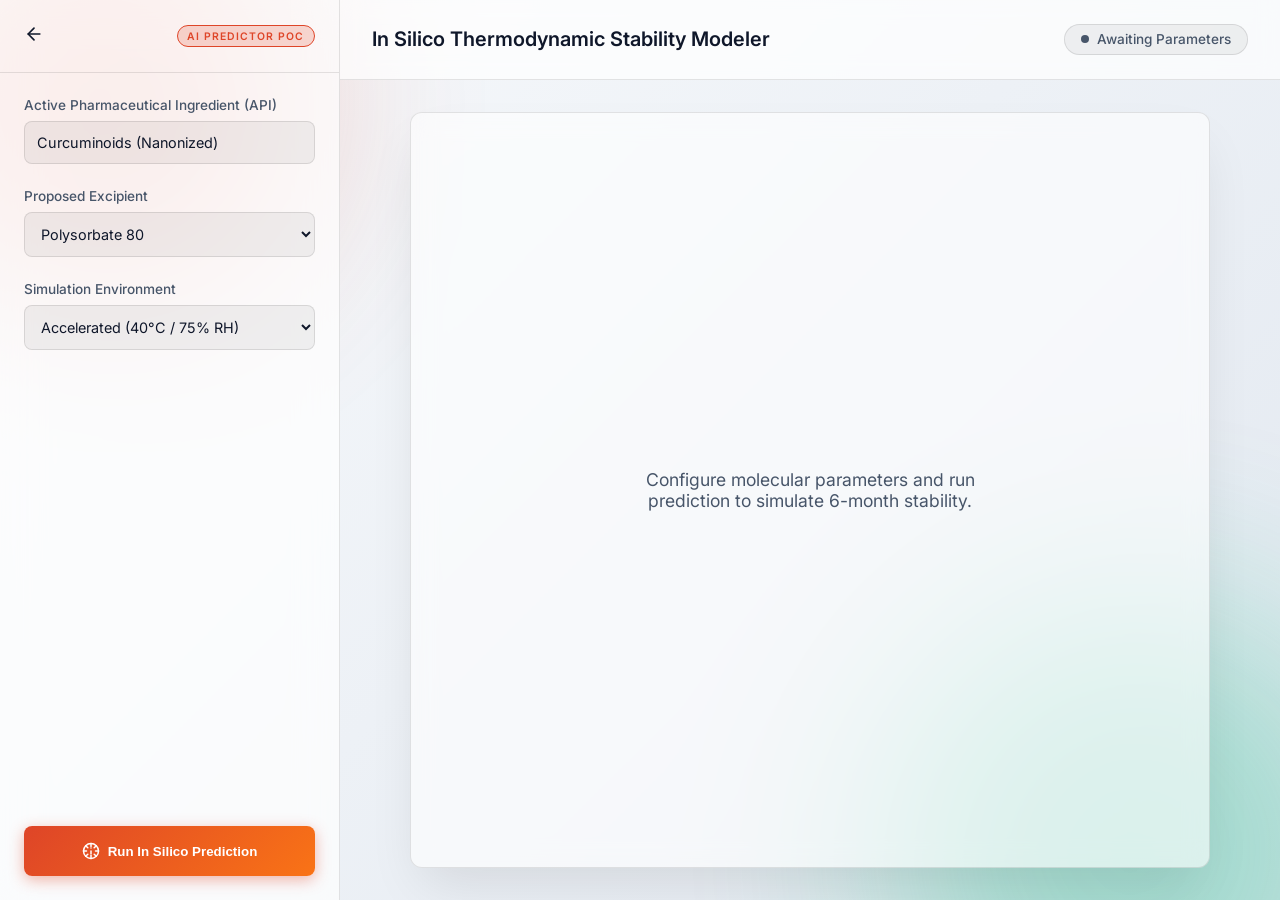
<file: tools/formulation-predictor/index.html>
<!doctype html>
<html lang="en">
  <head>
    <meta charset="UTF-8" />
    <meta name="viewport" content="width=device-width, initial-scale=1.0" />
    <title>AI Formulation Predictor</title>
    <link rel="stylesheet" href="./style.css" />
    <link href="https://fonts.googleapis.com/css2?family=JetBrains+Mono:wght@400;500&family=Inter:wght@400;500;600&display=swap" rel="stylesheet">
    <script>
      const theme = localStorage.getItem('lyrus-theme') || 'light';
      document.documentElement.setAttribute('data-theme', theme);
    </script>
  </head>
  <body>
    <div class="bg-orbs">
      <div class="orb orb-1"></div>
      <div class="orb orb-2"></div>
    </div>
    <div class="app-container">
      <!-- Sidebar -->
      <aside class="sidebar">
        <div class="sidebar-header">
          <a href="../index.html" class="back-link">
            <svg xmlns="http://www.w3.org/2000/svg" width="20" height="20" viewBox="0 0 24 24" fill="none" stroke="currentColor" stroke-width="2" stroke-linecap="round" stroke-linejoin="round"><line x1="19" y1="12" x2="5" y2="12"></line><polyline points="12 19 5 12 12 5"></polyline></svg>
          </a>
          <span class="agent-badge">AI Predictor POC</span>
        </div>
        
        <div class="control-panel">
          <div class="form-group">
            <label>Active Pharmaceutical Ingredient (API)</label>
            <input type="text" value="Curcuminoids (Nanonized)" readonly class="mock-input">
          </div>

          <div class="form-group">
            <label>Proposed Excipient</label>
            <select id="excipient-select">
              <option value="polysorbate">Polysorbate 80</option>
              <option value="peg">PEG 400</option>
              <option value="cyclodextrin">Beta-Cyclodextrin</option>
            </select>
          </div>

          <div class="form-group">
            <label>Simulation Environment</label>
            <select id="env-select">
              <option value="accel">Accelerated (40°C / 75% RH)</option>
              <option value="ambient">Ambient (25°C / 60% RH)</option>
            </select>
          </div>

          <button id="predict-btn" class="btn-primary">
            <svg xmlns="http://www.w3.org/2000/svg" width="18" height="18" viewBox="0 0 24 24" fill="none" stroke="currentColor" stroke-width="2" stroke-linecap="round" stroke-linejoin="round"><circle cx="12" cy="12" r="10"></circle><line x1="12" y1="16" x2="12" y2="12"></line><line x1="12" y1="8" x2="12.01" y2="8"></line><path d="M12 2v4"></path><path d="M12 18v4"></path><path d="M4.93 4.93l2.83 2.83"></path><path d="M16.24 16.24l2.83 2.83"></path><path d="M2 12h4"></path><path d="M18 12h4"></path><path d="M4.93 19.07l2.83-2.83"></path><path d="M16.24 7.76l2.83-2.83"></path></svg>
            Run In Silico Prediction
          </button>
        </div>
      </aside>

      <!-- Main Content -->
      <main class="main-content">
        <header class="main-header">
          <h2>In Silico Thermodynamic Stability Modeler</h2>
          <div class="status-indicator">
            <span class="dot" id="status-dot"></span>
            <span id="status-text">Awaiting Parameters</span>
          </div>
        </header>

        <div class="workspace">
          <!-- Animated Molecule Processing UI -->
          <div class="molecule-container" id="molecule">
            <div class="atom atom-1">C</div>
            <div class="atom atom-center">O</div>
            <div class="atom atom-2">H</div>
            <div class="atom atom-3">N</div>
          </div>

          <!-- Prediction Results Viewer -->
          <div class="results-viewer" id="results-viewer">
            <div class="placeholder-text" id="placeholder-text">
              Configure molecular parameters and run prediction to simulate 6-month stability.
            </div>
            
            <div class="scan-results" id="scan-results" style="display: none;">
              <div class="score-card">
                <div class="score-circle">
                  <svg viewBox="0 0 36 36" class="circular-chart">
                    <path class="circle-bg" d="M18 2.0845 a 15.9155 15.9155 0 0 1 0 31.831 a 15.9155 15.9155 0 0 1 0 -31.831" />
                    <path class="circle" stroke-dasharray="92, 100" d="M18 2.0845 a 15.9155 15.9155 0 0 1 0 31.831 a 15.9155 15.9155 0 0 1 0 -31.831" />
                    <text x="18" y="20.35" class="percentage">92%</text>
                  </svg>
                </div>
                <div class="score-details">
                  <h3>High Stability Predicted</h3>
                  <p>The excipient prevents Ostwald ripening of the nanonized Curcuminoids under accelerated conditions.</p>
                </div>
              </div>

              <div class="data-grid">
                <div class="data-box">
                  <h4>Crystallization Risk</h4>
                  <span class="data-val low">Low (3.2%)</span>
                </div>
                <div class="data-box">
                  <h4>Hydrogen Bonding</h4>
                  <span class="data-val optimal">Optimal Network</span>
                </div>
                <div class="data-box">
                  <h4>Cost to Formulate</h4>
                  <span class="data-val">$14,200 (Estimated)</span>
                </div>
              </div>
            </div>
          </div>
        </div>
      </main>
    </div>
    <script src="./app.js"></script>
  </body>
</html>
</file>
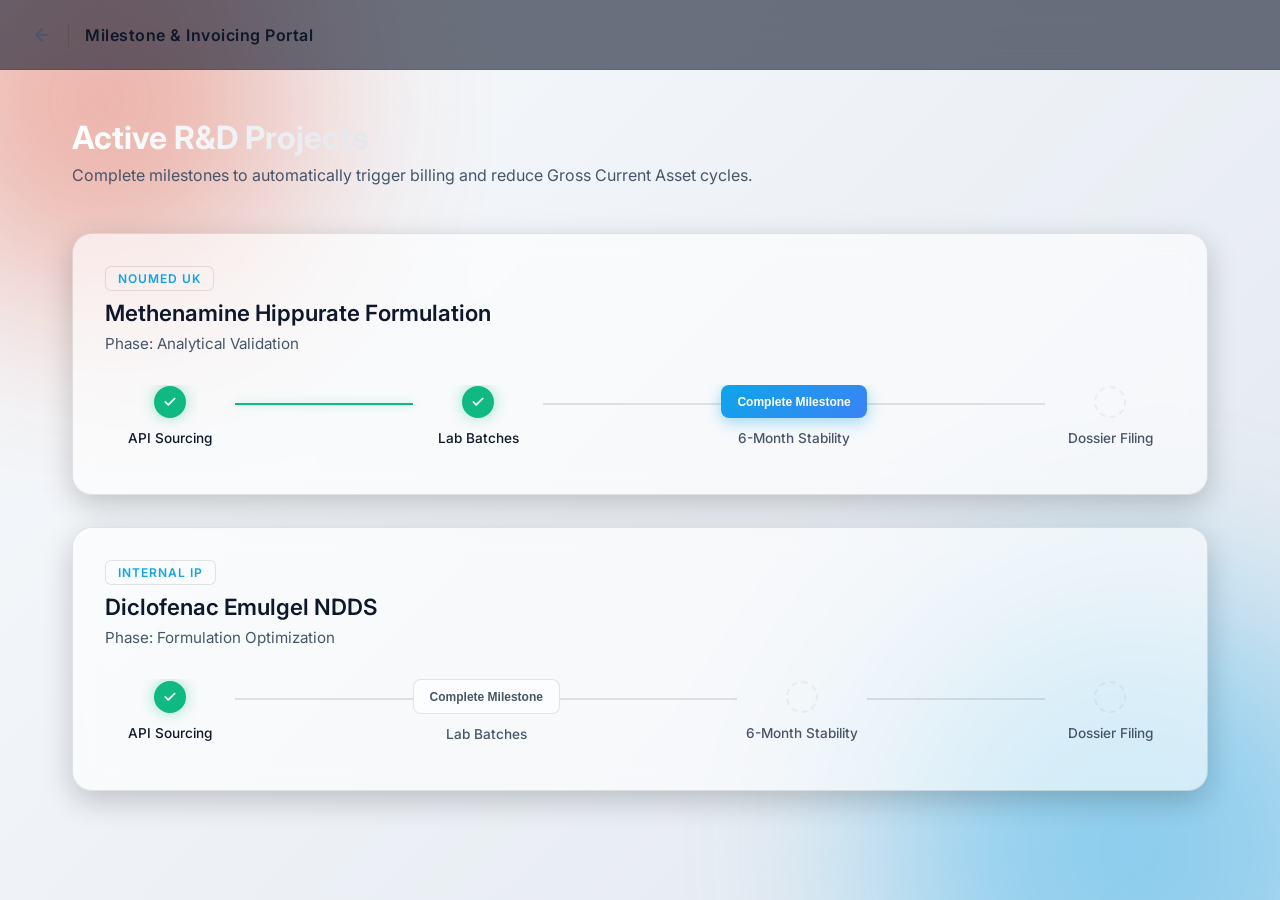
<file: tools/milestone-tracker/index.html>
<!doctype html>
<html lang="en">
  <head>
    <meta charset="UTF-8" />
    <meta name="viewport" content="width=device-width, initial-scale=1.0" />
    <title>Lyrus | Milestone Tracker</title>
    <link rel="stylesheet" href="./style.css" />
    <link href="https://fonts.googleapis.com/css2?family=JetBrains+Mono:wght@400;500&family=Inter:wght@400;500;600&display=swap" rel="stylesheet">
    <script>
      const theme = localStorage.getItem('lyrus-theme') || 'light';
      document.documentElement.setAttribute('data-theme', theme);
    </script>
  </head>
  <body>
    <div class="bg-orbs">
      <div class="orb orb-1"></div>
      <div class="orb orb-2"></div>
    </div>
    <!-- Top Navigation Bar -->
    <header class="topbar">
      <div class="topbar-left">
        <a href="../index.html" class="back-link">
          <svg xmlns="http://www.w3.org/2000/svg" width="20" height="20" viewBox="0 0 24 24" fill="none" stroke="currentColor" stroke-width="2" stroke-linecap="round" stroke-linejoin="round"><line x1="19" y1="12" x2="5" y2="12"></line><polyline points="12 19 5 12 12 5"></polyline></svg>
        </a>
        <div class="brand-divider"></div>
        <span class="system-name">Milestone & Invoicing Portal</span>
      </div>
      <div class="topbar-right">
        <div class="finance-alert" id="finance-alert" style="display: none;">
          <span class="alert-pulse"></span>
          Invoice Sent to Finance
        </div>
      </div>
    </header>

    <main class="dashboard">
      <div class="dash-header">
        <h2>Active R&D Projects</h2>
        <p>Complete milestones to automatically trigger billing and reduce Gross Current Asset cycles.</p>
      </div>

      <div class="projects-list">
        
        <!-- Project Card 1 -->
        <div class="project-card">
          <div class="project-info">
            <span class="client-tag">NOUMED UK</span>
            <h3>Methenamine Hippurate Formulation</h3>
            <p>Phase: Analytical Validation</p>
          </div>
          
          <div class="milestone-track">
            <div class="milestone completed">
              <div class="node"><svg xmlns="http://www.w3.org/2000/svg" width="14" height="14" viewBox="0 0 24 24" fill="none" stroke="white" stroke-width="3" stroke-linecap="round" stroke-linejoin="round"><polyline points="20 6 9 17 4 12"></polyline></svg></div>
              <span>API Sourcing</span>
            </div>
            <div class="track-line completed"></div>
            
            <div class="milestone completed">
              <div class="node"><svg xmlns="http://www.w3.org/2000/svg" width="14" height="14" viewBox="0 0 24 24" fill="none" stroke="white" stroke-width="3" stroke-linecap="round" stroke-linejoin="round"><polyline points="20 6 9 17 4 12"></polyline></svg></div>
              <span>Lab Batches</span>
            </div>
            <div class="track-line"></div>
            
            <div class="milestone pending" id="milestone-target">
              <button class="btn-complete" id="trigger-btn">Complete Milestone</button>
              <span>6-Month Stability</span>
            </div>
            <div class="track-line"></div>
            
            <div class="milestone locked">
              <div class="node"></div>
              <span>Dossier Filing</span>
            </div>
          </div>
        </div>

        <!-- Project Card 2 -->
        <div class="project-card">
          <div class="project-info">
            <span class="client-tag">INTERNAL IP</span>
            <h3>Diclofenac Emulgel NDDS</h3>
            <p>Phase: Formulation Optimization</p>
          </div>
          
          <div class="milestone-track">
            <div class="milestone completed">
              <div class="node"><svg xmlns="http://www.w3.org/2000/svg" width="14" height="14" viewBox="0 0 24 24" fill="none" stroke="white" stroke-width="3" stroke-linecap="round" stroke-linejoin="round"><polyline points="20 6 9 17 4 12"></polyline></svg></div>
              <span>API Sourcing</span>
            </div>
            <div class="track-line"></div>
            
            <div class="milestone pending">
              <button class="btn-complete disabled">Complete Milestone</button>
              <span>Lab Batches</span>
            </div>
            <div class="track-line"></div>
            
            <div class="milestone locked">
              <div class="node"></div>
              <span>6-Month Stability</span>
            </div>
            <div class="track-line"></div>
            
            <div class="milestone locked">
              <div class="node"></div>
              <span>Dossier Filing</span>
            </div>
          </div>
        </div>

      </div>

      <!-- Action Modal (Hidden by default) -->
      <div class="modal-overlay" id="invoice-modal">
        <div class="modal-content">
          <div class="modal-icon">
            <svg xmlns="http://www.w3.org/2000/svg" width="32" height="32" viewBox="0 0 24 24" fill="none" stroke="currentColor" stroke-width="2" stroke-linecap="round" stroke-linejoin="round"><rect x="3" y="4" width="18" height="18" rx="2" ry="2"></rect><line x1="16" y1="2" x2="16" y2="6"></line><line x1="8" y1="2" x2="8" y2="6"></line><line x1="3" y1="10" x2="21" y2="10"></line><path d="M8 14h.01"></path><path d="M12 14h.01"></path><path d="M16 14h.01"></path><path d="M8 18h.01"></path><path d="M12 18h.01"></path><path d="M16 18h.01"></path></svg>
          </div>
          <h2>Milestone Verified!</h2>
          <p>6-Month Accelerated Stability data has been confirmed.</p>
          
          <div class="invoice-details">
            <div class="detail-row"><span>Client:</span> <strong>Noumed UK</strong></div>
            <div class="detail-row"><span>Milestone Invoice:</span> <strong>$150,000 USD</strong></div>
            <div class="detail-row"><span>Action:</span> <strong style="color: #0ea5e9;">Auto-routing to Finance Dept...</strong></div>
          </div>

          <button class="btn-primary" id="close-modal-btn">Dismiss & Return</button>
        </div>
      </div>

    </main>
    <script src="./app.js"></script>
  </body>
</html>
</file>
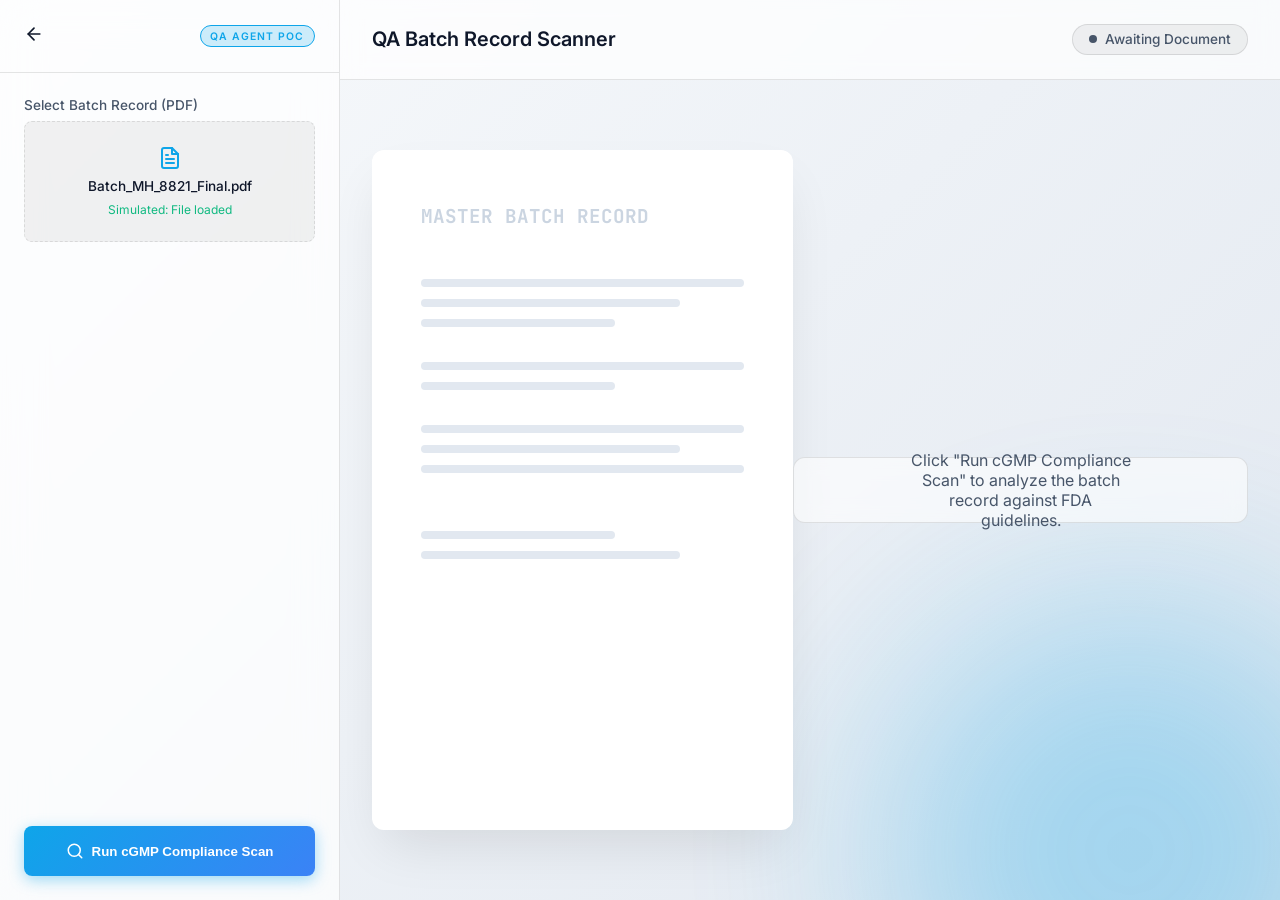
<file: tools/qa-assistant/index.html>
<!doctype html>
<html lang="en">
  <head>
    <meta charset="UTF-8" />
    <meta name="viewport" content="width=device-width, initial-scale=1.0" />
    <title>QA Compliance Assistant</title>
    <link rel="stylesheet" href="./style.css" />
    <link href="https://fonts.googleapis.com/css2?family=JetBrains+Mono:wght@400;500&family=Inter:wght@400;500;600&display=swap" rel="stylesheet">
    <script>
      const theme = localStorage.getItem('lyrus-theme') || 'light';
      document.documentElement.setAttribute('data-theme', theme);
    </script>
  </head>
  <body>
    <div class="bg-orbs"><div class="orb orb-1"></div></div>
    <div class="app-container">
      <!-- Sidebar -->
      <aside class="sidebar">
        <div class="sidebar-header">
          <a href="../index.html" class="back-link">
            <svg xmlns="http://www.w3.org/2000/svg" width="20" height="20" viewBox="0 0 24 24" fill="none" stroke="currentColor" stroke-width="2" stroke-linecap="round" stroke-linejoin="round"><line x1="19" y1="12" x2="5" y2="12"></line><polyline points="12 19 5 12 12 5"></polyline></svg>
          </a>
          <span class="agent-badge">QA Agent POC</span>
        </div>
        
        <div class="control-panel">
          <div class="form-group">
            <label>Select Batch Record (PDF)</label>
            <div class="upload-zone" id="upload-zone">
              <svg xmlns="http://www.w3.org/2000/svg" width="24" height="24" viewBox="0 0 24 24" fill="none" stroke="currentColor" stroke-width="2" stroke-linecap="round" stroke-linejoin="round"><path d="M14 2H6a2 2 0 0 0-2 2v16a2 2 0 0 0 2 2h12a2 2 0 0 0 2-2V8z"></path><polyline points="14 2 14 8 20 8"></polyline><line x1="16" y1="13" x2="8" y2="13"></line><line x1="16" y1="17" x2="8" y2="17"></line><polyline points="10 9 9 9 8 9"></polyline></svg>
              <span>Batch_MH_8821_Final.pdf</span>
              <small>Simulated: File loaded</small>
            </div>
          </div>

          <button id="scan-btn" class="btn-primary">
            <svg xmlns="http://www.w3.org/2000/svg" width="18" height="18" viewBox="0 0 24 24" fill="none" stroke="currentColor" stroke-width="2" stroke-linecap="round" stroke-linejoin="round"><circle cx="11" cy="11" r="8"></circle><line x1="21" y1="21" x2="16.65" y2="16.65"></line></svg>
            Run cGMP Compliance Scan
          </button>
        </div>
      </aside>

      <!-- Main Content -->
      <main class="main-content">
        <header class="main-header">
          <h2>QA Batch Record Scanner</h2>
          <div class="status-indicator">
            <span class="dot" id="status-dot"></span>
            <span id="status-text">Awaiting Document</span>
          </div>
        </header>

        <div class="workspace">
          <!-- Scanner Animation UI -->
          <div class="scanner-container" id="scanner">
            <div class="scanner-laser" id="laser"></div>
            <div class="mock-pdf">
              <h2>MASTER BATCH RECORD</h2>
              <br><br>
              <div class="mock-pdf-line"></div>
              <div class="mock-pdf-line medium"></div>
              <div class="mock-pdf-line short"></div>
              <br>
              <div class="mock-pdf-line"></div>
              <div class="mock-pdf-line short"></div>
              <br>
              <div class="mock-pdf-line"></div>
              <div class="mock-pdf-line medium"></div>
              <div class="mock-pdf-line"></div>
              <br><br>
              <div class="mock-pdf-line short"></div>
              <div class="mock-pdf-line medium"></div>
            </div>
          </div>

          <!-- Document Viewer -->
          <div class="results-viewer" id="results-viewer">
            <div class="placeholder-text" id="placeholder-text">
              Click "Run cGMP Compliance Scan" to analyze the batch record against FDA guidelines.
            </div>
            
            <div class="scan-results" id="scan-results" style="display: none;">
              <div class="alert-box error">
                <div class="alert-icon"><svg xmlns="http://www.w3.org/2000/svg" width="24" height="24" viewBox="0 0 24 24" fill="none" stroke="currentColor" stroke-width="2" stroke-linecap="round" stroke-linejoin="round"><path d="M10.29 3.86L1.82 18a2 2 0 0 0 1.71 3h16.94a2 2 0 0 0 1.71-3L13.71 3.86a2 2 0 0 0-3.42 0z"></path><line x1="12" y1="9" x2="12" y2="13"></line><line x1="12" y1="17" x2="12.01" y2="17"></line></svg></div>
                <div class="alert-content">
                  <h3>Deviation Detected: Step 4 (Granulation)</h3>
                  <p>Temperature recorded as <strong>45.2°C</strong>. Master Batch Record specification limit is <strong>40°C - 45°C</strong>.</p>
                  <p><em>Deviation: +0.2°C out of specification. Auto-flagging for manual QA review.</em></p>
                </div>
              </div>
              
              <div class="alert-box success" style="margin-top: 1rem;">
                <div class="alert-icon"><svg xmlns="http://www.w3.org/2000/svg" width="24" height="24" viewBox="0 0 24 24" fill="none" stroke="currentColor" stroke-width="2" stroke-linecap="round" stroke-linejoin="round"><path d="M22 11.08V12a10 10 0 1 1-5.93-9.14"></path><polyline points="22 4 12 14.01 9 11.01"></polyline></svg></div>
                <div class="alert-content">
                  <h3>Step 7 (Compression)</h3>
                  <p>Hardness and friability metrics perfectly match cGMP limits. No deviations found.</p>
                </div>
              </div>
            </div>
          </div>
        </div>
      </main>
    </div>
    <script src="./app.js"></script>
  </body>
</html>
</file>
<file: tools/formulation-predictor/style.css>
:root {
  --bg-gradient: linear-gradient(135deg, #f8fafc 0%, #e2e8f0 100%);
  --glass-bg: rgba(255, 255, 255, 0.6);
  --glass-border: rgba(0, 0, 0, 0.1);
  --glass-border-hover: rgba(0, 0, 0, 0.2);
  --text-main: #0f172a;
  --text-muted: #475569;
  --text-doc: #1e293b;
  --brand-blue: #0ea5e9;
  --brand-orange: #de4528;
  --success: #10b981;
  --panel-bg: rgba(255, 255, 255, 0.7);
  --input-bg: rgba(0,0,0,0.05);
  --result-bg: rgba(255,255,255,0.7);
  --box-bg: rgba(0,0,0,0.05);
}

[data-theme="dark"] {
  --bg-gradient: linear-gradient(135deg, #0f172a 0%, #1e293b 100%);
  --glass-bg: rgba(255, 255, 255, 0.03);
  --glass-border: rgba(255, 255, 255, 0.05);
  --glass-border-hover: rgba(255, 255, 255, 0.15);
  --text-main: #f8fafc;
  --text-muted: #94a3b8;
  --panel-bg: rgba(15, 23, 42, 0.6);
  --input-bg: rgba(255,255,255,0.05);
  --result-bg: rgba(0,0,0,0.2);
  --box-bg: rgba(0,0,0,0.2);
}

* { margin: 0; padding: 0; box-sizing: border-box; }
body { font-family: 'Inter', sans-serif; background: var(--bg-gradient); color: var(--text-main); height: 100vh; overflow: hidden; }

/* Abstract Background Orbs */
.bg-orbs { position: fixed; top: 0; left: 0; width: 100%; height: 100%; overflow: hidden; z-index: -1; pointer-events: none; }
.orb { position: absolute; border-radius: 50%; filter: blur(100px); opacity: 0.3; }
.orb-1 { width: 400px; height: 400px; background: var(--brand-orange); top: -100px; left: -100px; animation: float 20s infinite ease-in-out; }
.orb-2 { width: 500px; height: 500px; background: var(--success); bottom: -200px; right: -100px; animation: float 20s infinite ease-in-out reverse; }
@keyframes float { 0%, 100% { transform: translate(0, 0); } 33% { transform: translate(30px, -50px); } 66% { transform: translate(-30px, 50px); } }

.app-container { display: flex; height: 100vh; }

.sidebar { width: 340px; background: var(--panel-bg); backdrop-filter: blur(20px); -webkit-backdrop-filter: blur(20px); display: flex; flex-direction: column; border-right: 1px solid var(--glass-border); transition: background 0.3s; }
.sidebar-header { padding: 1.5rem; border-bottom: 1px solid var(--glass-border); display: flex; align-items: center; justify-content: space-between; }
.back-link { color: var(--text-main); text-decoration: none; transition: color 0.3s; }
.back-link:hover { color: var(--brand-orange); }
.agent-badge { font-size: 0.65rem; text-transform: uppercase; letter-spacing: 1px; background-color: rgba(222, 69, 40, 0.2); color: var(--brand-orange); padding: 0.2rem 0.6rem; border-radius: 20px; border: 1px solid var(--brand-orange); font-weight: 600; }

.control-panel { padding: 1.5rem; flex: 1; display: flex; flex-direction: column; gap: 1.5rem; }
.form-group { display: flex; flex-direction: column; gap: 0.5rem; }
.form-group label { font-size: 0.85rem; font-weight: 500; color: var(--text-muted); }
.mock-input, select { background-color: var(--input-bg); color: var(--text-main); border: 1px solid var(--glass-border); padding: 0.75rem; border-radius: 8px; font-family: 'Inter', sans-serif; font-size: 0.9rem; outline: none; transition: border-color 0.3s; }
select:focus { border-color: var(--brand-orange); background-color: var(--glass-bg); }

.btn-primary { margin-top: auto; background: linear-gradient(135deg, var(--brand-orange), #f97316); color: white; border: none; padding: 1rem; border-radius: 8px; font-weight: 600; cursor: pointer; display: flex; align-items: center; justify-content: center; gap: 0.5rem; transition: transform 0.2s, box-shadow 0.2s; box-shadow: 0 4px 15px rgba(222, 69, 40, 0.4); }
.btn-primary:hover { transform: translateY(-2px); box-shadow: 0 6px 20px rgba(222, 69, 40, 0.6); }
.btn-primary:disabled { background: var(--glass-bg); color: var(--text-muted); box-shadow: none; cursor: not-allowed; border: 1px solid var(--glass-border); transform: none; }

.main-content { flex: 1; display: flex; flex-direction: column; }
.main-header { padding: 1.5rem 2rem; border-bottom: 1px solid var(--glass-border); display: flex; justify-content: space-between; align-items: center; background: var(--panel-bg); backdrop-filter: blur(10px); transition: background 0.3s; }
.main-header h2 { font-size: 1.25rem; font-weight: 600; }
.status-indicator { display: flex; align-items: center; gap: 0.5rem; font-size: 0.85rem; font-weight: 500; color: var(--text-muted); background: var(--input-bg); padding: 0.4rem 1rem; border-radius: 20px; border: 1px solid var(--glass-border); }
.dot { width: 8px; height: 8px; border-radius: 50%; background-color: var(--text-muted); }
.dot.active { background-color: var(--brand-orange); box-shadow: 0 0 8px var(--brand-orange); animation: pulse 1.5s infinite; }
@keyframes pulse { 0% { opacity: 0.5; } 50% { opacity: 1; } 100% { opacity: 0.5; } }

.workspace { padding: 2rem; display: flex; flex-direction: column; align-items: center; justify-content: center; height: 100%; overflow-y: auto; }

/* Animated Molecule Processing */
.molecule-container { width: 100%; max-width: 800px; height: 250px; background: rgba(255,255,255,0.02); border: 1px dashed var(--glass-border); border-radius: 12px; display: none; align-items: center; justify-content: center; position: relative; overflow: hidden; margin-bottom: 2rem; }
.atom { position: absolute; width: 40px; height: 40px; border-radius: 50%; background: var(--brand-orange); box-shadow: 0 0 20px var(--brand-orange), inset -5px -5px 15px rgba(0,0,0,0.5); display: flex; align-items: center; justify-content: center; font-weight: bold; color: white; transition: all 1s ease-in-out; }
.atom-center { z-index: 2; transform: scale(1.2); }
.atom-1 { top: 30%; left: 30%; }
.atom-2 { top: 30%; right: 30%; }
.atom-3 { bottom: 30%; left: 45%; }
.bond { position: absolute; background: rgba(255,255,255,0.2); z-index: 1; transform-origin: left center; transition: all 1s ease-in-out; }

/* Simulating state */
.molecule-container.simulating .atom-1 { top: 20%; left: 40%; background: var(--brand-blue); box-shadow: 0 0 20px var(--brand-blue); }
.molecule-container.simulating .atom-2 { top: 60%; right: 20%; }
.molecule-container.simulating .atom-3 { bottom: 20%; left: 30%; }

.results-viewer { width: 100%; max-width: 800px; flex: 1; background: var(--glass-bg); backdrop-filter: blur(12px); border-radius: 12px; border: 1px solid var(--glass-border); padding: 3rem; position: relative; box-shadow: 0 25px 50px -12px rgba(0,0,0,0.1); }
[data-theme="dark"] .results-viewer { box-shadow: 0 25px 50px -12px rgba(0,0,0,0.5); }
.placeholder-text { position: absolute; top: 50%; left: 50%; transform: translate(-50%, -50%); color: var(--text-muted); text-align: center; font-size: 1.1rem; }

/* Score Card & Circular Chart */
.score-card { display: flex; align-items: center; gap: 3rem; padding: 2rem; border: 1px solid var(--glass-border); border-radius: 12px; margin-bottom: 2rem; background: var(--result-bg); }
.circular-chart { display: block; max-width: 120px; max-height: 120px; }
.circle-bg { fill: none; stroke: rgba(128,128,128,0.1); stroke-width: 3.8; }
[data-theme="dark"] .circle-bg { stroke: rgba(255,255,255,0.1); }
.circle { fill: none; stroke-width: 2.8; stroke-linecap: round; stroke: var(--success); animation: progress 1.5s ease-out forwards; }
.percentage { fill: var(--text-main); font-family: 'Inter', sans-serif; font-size: 0.5em; font-weight: bold; text-anchor: middle; }
@keyframes progress { 0% { stroke-dasharray: 0 100; } }

.score-details h3 { color: var(--text-main); margin-bottom: 0.5rem; font-size: 1.5rem; font-weight: 600; }
.score-details p { color: var(--text-muted); line-height: 1.6; }

.data-grid { display: grid; grid-template-columns: repeat(auto-fit, minmax(200px, 1fr)); gap: 1.5rem; }
.data-box { padding: 1.5rem; background: var(--box-bg); border: 1px solid var(--glass-border); border-radius: 8px; text-align: center; }
.data-box h4 { font-size: 0.85rem; color: var(--text-muted); margin-bottom: 0.75rem; text-transform: uppercase; letter-spacing: 0.5px; }
.data-val { font-size: 1.4rem; font-weight: 600; color: var(--text-main); }
.data-val.low { color: var(--success); }
.data-val.optimal { color: var(--brand-blue); }

@media (max-width: 768px) {
  body { height: auto; overflow: auto; }
  .app-container { flex-direction: column; height: auto; }
  .sidebar { width: 100%; border-right: none; }
  .workspace { padding: 1rem; }
  .score-card { flex-direction: column; text-align: center; padding: 1.5rem; }
}
</file>
<file: tools/milestone-tracker/style.css>
:root {
  --bg-gradient: linear-gradient(135deg, #f8fafc 0%, #e2e8f0 100%);
  --glass-bg: rgba(255, 255, 255, 0.6);
  --glass-border: rgba(0, 0, 0, 0.1);
  --glass-border-hover: rgba(0, 0, 0, 0.2);
  --text-main: #0f172a;
  --text-muted: #475569;
  --brand-orange: #de4528;
  --brand-blue: #0ea5e9;
  --success: #10b981;
  --warning: #f59e0b;
  --danger: #ef4444;
  --panel-bg: rgba(255, 255, 255, 0.7);
  --input-bg: rgba(0,0,0,0.05);
  --card-bg: rgba(255, 255, 255, 0.8);
}

[data-theme="dark"] {
  --bg-gradient: linear-gradient(135deg, #0f172a 0%, #1e293b 100%);
  --glass-bg: rgba(255, 255, 255, 0.03);
  --glass-border: rgba(255, 255, 255, 0.05);
  --glass-border-hover: rgba(255, 255, 255, 0.15);
  --text-main: #f8fafc;
  --text-muted: #94a3b8;
  --panel-bg: rgba(15, 23, 42, 0.6);
  --input-bg: rgba(255,255,255,0.05);
  --card-bg: rgba(255, 255, 255, 0.05);
}

* { margin: 0; padding: 0; box-sizing: border-box; }
body { font-family: 'Inter', sans-serif; background: var(--bg-gradient); color: var(--text-main); min-height: 100vh; overflow-x: hidden; }

/* Abstract Background Orbs */
.bg-orbs { position: fixed; top: 0; left: 0; width: 100%; height: 100%; overflow: hidden; z-index: -1; pointer-events: none; }
.orb { position: absolute; border-radius: 50%; filter: blur(100px); opacity: 0.4; animation: float 20s infinite ease-in-out; }
.orb-1 { width: 400px; height: 400px; background: var(--brand-orange); top: -100px; left: -100px; }
.orb-2 { width: 500px; height: 500px; background: var(--brand-blue); bottom: -200px; right: -100px; animation-delay: -5s; }
@keyframes float { 0%, 100% { transform: translate(0, 0); } 33% { transform: translate(30px, -50px); } 66% { transform: translate(-30px, 50px); } }

/* Topbar */
.topbar { background: rgba(15, 23, 42, 0.6); backdrop-filter: blur(20px); -webkit-backdrop-filter: blur(20px); height: 70px; border-bottom: 1px solid var(--glass-border); display: flex; align-items: center; justify-content: space-between; padding: 0 2rem; position: sticky; top: 0; z-index: 100; }
.topbar-left { display: flex; align-items: center; gap: 1rem; }
.back-link { color: var(--text-muted); display: flex; align-items: center; transition: color 0.3s; text-decoration: none; }
.back-link:hover { color: var(--brand-blue); }
.brand-divider { width: 1px; height: 24px; background-color: var(--glass-border); }
.system-name { font-weight: 600; color: var(--text-main); letter-spacing: 0.5px; }

/* Finance Alert Badge */
.finance-alert { display: flex; align-items: center; gap: 0.5rem; background: rgba(16, 185, 129, 0.1); color: var(--success); padding: 0.5rem 1rem; border-radius: 50px; font-weight: 600; font-size: 0.85rem; border: 1px solid rgba(16, 185, 129, 0.2); animation: slideIn 0.3s ease-out; }
.alert-pulse { width: 8px; height: 8px; background-color: var(--success); border-radius: 50%; animation: pulse 1.5s infinite; }
@keyframes pulse { 0% { box-shadow: 0 0 0 0 rgba(16, 185, 129, 0.4); } 70% { box-shadow: 0 0 0 6px rgba(16, 185, 129, 0); } 100% { box-shadow: 0 0 0 0 rgba(16, 185, 129, 0); } }
@keyframes slideIn { from { transform: translateY(-10px); opacity: 0; } to { transform: translateY(0); opacity: 1; } }

/* Dashboard */
.dashboard { max-width: 1200px; margin: 0 auto; padding: 3rem 2rem; }
.dash-header { margin-bottom: 3rem; }
.dash-header h2 { font-size: 2rem; margin-bottom: 0.5rem; font-weight: 700; background: linear-gradient(to right, #fff, #94a3b8); -webkit-background-clip: text; -webkit-text-fill-color: transparent; }
.dash-header p { color: var(--text-muted); }

/* Project Cards (Glassmorphism) */
.projects-list { display: flex; flex-direction: column; gap: 2rem; }
.project-card { background: var(--glass-bg); backdrop-filter: blur(12px); -webkit-backdrop-filter: blur(12px); border: 1px solid var(--glass-border); border-radius: 20px; padding: 2rem; box-shadow: 0 10px 30px rgba(0,0,0,0.2); display: flex; flex-direction: column; gap: 2rem; transition: transform 0.3s, border-color 0.3s; }
.project-card:hover { transform: translateY(-4px); border-color: var(--glass-border-hover); }

.project-info { display: flex; flex-direction: column; gap: 0.5rem; }
.client-tag { align-self: flex-start; background: rgba(255,255,255,0.05); border: 1px solid var(--glass-border); padding: 0.25rem 0.75rem; border-radius: 6px; font-size: 0.75rem; font-weight: 600; color: var(--brand-blue); letter-spacing: 1px; }
.project-info h3 { font-size: 1.4rem; font-weight: 600; }
.project-info p { font-size: 0.95rem; color: var(--text-muted); }

/* Milestone Timeline */
.milestone-track { display: flex; align-items: center; width: 100%; overflow-x: auto; padding-bottom: 1rem; }
.milestone { display: flex; flex-direction: column; align-items: center; gap: 0.75rem; min-width: 130px; }
.track-line { flex: 1; height: 2px; background-color: var(--glass-border); min-width: 50px; margin-bottom: 1.5rem; transition: background-color 0.4s; }

.node { width: 32px; height: 32px; border-radius: 50%; background: #0f172a; border: 2px solid var(--glass-border); display: flex; align-items: center; justify-content: center; z-index: 2; transition: all 0.4s ease; }
.milestone span { font-size: 0.85rem; font-weight: 500; color: var(--text-muted); text-align: center; transition: color 0.4s; }

/* States */
.milestone.completed .node { background-color: var(--success); border-color: var(--success); box-shadow: 0 0 15px rgba(16, 185, 129, 0.4); }
.milestone.completed span { color: var(--text-main); }
.track-line.completed { background-color: var(--success); box-shadow: 0 0 10px rgba(16, 185, 129, 0.4); }

.milestone.locked .node { background-color: transparent; border: 2px dashed var(--glass-border); opacity: 0.5; }

.btn-complete { background: linear-gradient(135deg, var(--brand-blue), #3b82f6); color: white; border: none; padding: 0.6rem 1rem; border-radius: 8px; font-size: 0.75rem; font-weight: 600; cursor: pointer; transition: transform 0.2s, box-shadow 0.2s; box-shadow: 0 4px 15px rgba(14, 165, 233, 0.4); }
.btn-complete:hover { transform: translateY(-2px); box-shadow: 0 6px 20px rgba(14, 165, 233, 0.6); }
.btn-complete.disabled { background: var(--glass-bg); color: var(--text-muted); box-shadow: none; cursor: not-allowed; border: 1px solid var(--glass-border); transform: none; }

/* Glassmorphism Modal */
.modal-overlay { position: fixed; top: 0; left: 0; width: 100%; height: 100%; background: rgba(15, 23, 42, 0.8); display: flex; align-items: center; justify-content: center; z-index: 100; backdrop-filter: blur(8px); opacity: 0; pointer-events: none; transition: opacity 0.3s ease; }
.modal-overlay.active { opacity: 1; pointer-events: all; }
.modal-content { background: rgba(30, 41, 59, 0.9); backdrop-filter: blur(20px); border: 1px solid var(--glass-border); padding: 3rem; border-radius: 20px; max-width: 500px; width: 90%; text-align: center; box-shadow: 0 25px 50px -12px rgba(0, 0, 0, 0.5); transform: translateY(20px); transition: transform 0.4s cubic-bezier(0.16, 1, 0.3, 1); }
.modal-overlay.active .modal-content { transform: translateY(0); }

.modal-icon { width: 64px; height: 64px; background: rgba(16, 185, 129, 0.15); color: var(--success); border: 1px solid rgba(16, 185, 129, 0.2); border-radius: 50%; display: flex; align-items: center; justify-content: center; margin: 0 auto 1.5rem auto; box-shadow: 0 0 20px rgba(16, 185, 129, 0.2); }
.modal-content h2 { margin-bottom: 0.5rem; font-size: 1.5rem; color: var(--text-main); }
.modal-content p { color: var(--text-muted); margin-bottom: 2rem; }

.invoice-details { background: rgba(0,0,0,0.2); border: 1px solid var(--glass-border); border-radius: 12px; padding: 1.5rem; text-align: left; margin-bottom: 2rem; }
.detail-row { display: flex; justify-content: space-between; margin-bottom: 0.75rem; font-size: 0.95rem; }
.detail-row span { color: var(--text-muted); }
.detail-row:last-child { margin-bottom: 0; padding-top: 0.75rem; border-top: 1px dashed var(--glass-border); }

.btn-primary { background: white; color: black; border: none; padding: 0.75rem 2rem; border-radius: 8px; font-weight: 600; cursor: pointer; transition: background 0.2s; width: 100%; box-shadow: 0 4px 10px rgba(255,255,255,0.1); }
.btn-primary:hover { background: #e2e8f0; }

@media (max-width: 768px) {
  .topbar { padding: 0 1rem; }
  .system-name { display: none; }
  .dashboard { padding: 2rem 1rem; }
  .dash-header h2 { font-size: 1.5rem; }
  .project-card { padding: 1.5rem 1rem; }
  .modal-content { padding: 2rem 1.5rem; width: 95%; }
  .invoice-details { padding: 1rem; }
  .finance-alert { font-size: 0.75rem; padding: 0.4rem 0.75rem; }
}
</file>
<file: tools/qa-assistant/style.css>
:root {
  --bg-gradient: linear-gradient(135deg, #f8fafc 0%, #e2e8f0 100%);
  --glass-bg: rgba(255, 255, 255, 0.6);
  --glass-border: rgba(0, 0, 0, 0.1);
  --glass-border-hover: rgba(0, 0, 0, 0.2);
  --text-main: #0f172a;
  --text-muted: #475569;
  --text-doc: #1e293b;
  --brand-blue: #0ea5e9;
  --brand-orange: #de4528;
  --success: #10b981;
  --error: #ef4444;
  --panel-bg: rgba(255, 255, 255, 0.7);
  --input-bg: rgba(0,0,0,0.05);
  --doc-bg: #fff;
  --scanner-line: rgba(239, 68, 68, 0.8);
}

[data-theme="dark"] {
  --bg-gradient: linear-gradient(135deg, #0f172a 0%, #1e293b 100%);
  --glass-bg: rgba(255, 255, 255, 0.03);
  --glass-border: rgba(255, 255, 255, 0.05);
  --glass-border-hover: rgba(255, 255, 255, 0.15);
  --text-main: #f8fafc;
  --text-muted: #94a3b8;
  --text-doc: #1e293b;
  --panel-bg: rgba(15, 23, 42, 0.6);
  --input-bg: rgba(255,255,255,0.05);
  --doc-bg: #e2e8f0;
}

* { margin: 0; padding: 0; box-sizing: border-box; }
body { font-family: 'Inter', sans-serif; background: var(--bg-gradient); color: var(--text-main); height: 100vh; overflow: hidden; }

/* Abstract Background Orbs */
.bg-orbs { position: fixed; top: 0; left: 0; width: 100%; height: 100%; overflow: hidden; z-index: -1; pointer-events: none; }
.orb { position: absolute; border-radius: 50%; filter: blur(100px); opacity: 0.3; }
.orb-1 { width: 500px; height: 500px; background: var(--brand-blue); bottom: -200px; right: -100px; animation-delay: -5s; }

.app-container { display: flex; height: 100vh; position: relative; z-index: 1; }

/* Glass Sidebar */
.sidebar { width: 340px; background: var(--panel-bg); backdrop-filter: blur(20px); -webkit-backdrop-filter: blur(20px); display: flex; flex-direction: column; border-right: 1px solid var(--glass-border); transition: background 0.3s; }
.sidebar-header { padding: 1.5rem; border-bottom: 1px solid var(--glass-border); display: flex; align-items: center; justify-content: space-between; }
.back-link { color: var(--text-main); text-decoration: none; transition: color 0.3s; }
.back-link:hover { color: var(--brand-blue); }
.agent-badge { font-size: 0.65rem; text-transform: uppercase; letter-spacing: 1px; background-color: rgba(14, 165, 233, 0.2); color: var(--brand-blue); padding: 0.2rem 0.6rem; border-radius: 20px; border: 1px solid var(--brand-blue); font-weight: 600; }

.control-panel { padding: 1.5rem; flex: 1; display: flex; flex-direction: column; gap: 1.5rem; overflow-y: auto; }
.form-group { display: flex; flex-direction: column; gap: 0.5rem; }
.form-group label { font-size: 0.85rem; font-weight: 500; color: var(--text-muted); }
select { background-color: var(--input-bg); color: var(--text-main); border: 1px solid var(--glass-border); padding: 0.75rem; border-radius: 8px; font-family: 'Inter', sans-serif; font-size: 0.9rem; outline: none; transition: border-color 0.3s; }
select:focus { border-color: var(--brand-blue); background-color: var(--glass-bg); }
.upload-zone { background-color: var(--input-bg); border: 1px dashed var(--glass-border); border-radius: 8px; padding: 1.5rem 1rem; text-align: center; display: flex; flex-direction: column; align-items: center; gap: 0.5rem; color: var(--text-muted); transition: all 0.3s ease; }
.upload-zone svg { color: var(--brand-blue); }
.upload-zone span { font-size: 0.85rem; color: var(--text-main); font-weight: 500; }
.upload-zone small { font-size: 0.75rem; color: var(--success); }

.btn-primary { margin-top: auto; background: linear-gradient(135deg, var(--brand-blue), #3b82f6); color: white; border: none; padding: 1rem; border-radius: 8px; font-weight: 600; cursor: pointer; display: flex; align-items: center; justify-content: center; gap: 0.5rem; transition: transform 0.2s, box-shadow 0.2s; box-shadow: 0 4px 15px rgba(14, 165, 233, 0.4); }
.btn-primary:hover { transform: translateY(-2px); box-shadow: 0 6px 20px rgba(14, 165, 233, 0.6); }
.btn-primary:disabled { background: var(--glass-bg); color: var(--text-muted); box-shadow: none; cursor: not-allowed; border: 1px solid var(--glass-border); transform: none; }

/* Main Content */
.main-content { flex: 1; display: flex; flex-direction: column; }
.main-header { padding: 1.5rem 2rem; border-bottom: 1px solid var(--glass-border); display: flex; justify-content: space-between; align-items: center; background: var(--panel-bg); backdrop-filter: blur(10px); transition: background 0.3s; }
.main-header h2 { font-size: 1.25rem; font-weight: 600; }
.status-indicator { display: flex; align-items: center; gap: 0.5rem; font-size: 0.85rem; font-weight: 500; color: var(--text-muted); background: var(--input-bg); padding: 0.4rem 1rem; border-radius: 20px; border: 1px solid var(--glass-border); }
.dot { width: 8px; height: 8px; border-radius: 50%; background-color: var(--text-muted); }
.dot.active { background-color: var(--brand-blue); box-shadow: 0 0 8px var(--brand-blue); animation: pulse 1.5s infinite; }
@keyframes pulse { 0% { opacity: 0.5; } 50% { opacity: 1; } 100% { opacity: 0.5; } }

.workspace { flex: 1; padding: 2rem; display: flex; justify-content: center; align-items: center; overflow: hidden; }

/* Document Viewer & Scanner */
.scanner-container { width: 100%; max-width: 800px; height: 90%; background: var(--doc-bg); border-radius: 12px; border: 1px solid rgba(255,255,255,0.1); box-shadow: 0 25px 50px -12px rgba(0, 0, 0, 0.1); display: flex; flex-direction: column; overflow: hidden; position: relative; }
[data-theme="dark"] .scanner-container { box-shadow: 0 25px 50px -12px rgba(0, 0, 0, 0.5); }
.document-header { padding: 1rem 1.5rem; border-bottom: 1px solid #e2e8f0; background-color: #f8fafc; display: flex; justify-content: space-between; align-items: center; }
.mock-pdf { padding: 3rem; color: #cbd5e1; font-family: 'JetBrains Mono', monospace; font-size: 0.8rem; line-height: 1.8; }
.mock-pdf-line { width: 100%; height: 8px; background: #e2e8f0; margin-bottom: 12px; border-radius: 4px; }
.mock-pdf-line.short { width: 60%; }
.mock-pdf-line.medium { width: 80%; }
.scanner-laser { position: absolute; top: 0; left: 0; width: 100%; height: 2px; background: var(--brand-blue); box-shadow: 0 0 15px var(--brand-blue), 0 0 30px var(--brand-blue); display: none; }
.scanner-laser::after { content: ''; position: absolute; top: 0; left: 0; width: 100%; height: 150px; background: linear-gradient(to bottom, rgba(14, 165, 233, 0.2), transparent); pointer-events: none; }
@keyframes scanDown { 0% { top: -10%; } 100% { top: 110%; } }

.results-viewer { width: 100%; max-width: 800px; background: var(--glass-bg); border-radius: 12px; border: 1px solid var(--glass-border); padding: 2rem; position: relative; backdrop-filter: blur(10px); }
.placeholder-text { position: absolute; top: 50%; left: 50%; transform: translate(-50%, -50%); color: var(--text-muted); text-align: center; }

.alert-box { display: flex; gap: 1rem; padding: 1.5rem; border-radius: 12px; border: 1px solid; backdrop-filter: blur(10px); }
.alert-box.error { background: rgba(239, 68, 68, 0.1); border-color: rgba(239, 68, 68, 0.3); }
.alert-box.error .alert-icon { color: var(--error); }
.alert-box.success { background: rgba(16, 185, 129, 0.1); border-color: rgba(16, 185, 129, 0.3); }
.alert-box.success .alert-icon { color: var(--success); }
.alert-content h3 { font-size: 1.1rem; margin-bottom: 0.5rem; color: var(--text-main); font-weight: 600; }
.alert-content p { font-size: 0.95rem; margin-bottom: 0.25rem; color: #cbd5e1; }
.alert-content p strong { color: white; }

@media (max-width: 768px) {
  body { height: auto; overflow: auto; }
  .app-container { flex-direction: column; height: auto; }
  .sidebar { width: 100%; border-right: none; }
  .workspace { padding: 1rem; }
}
</file>
